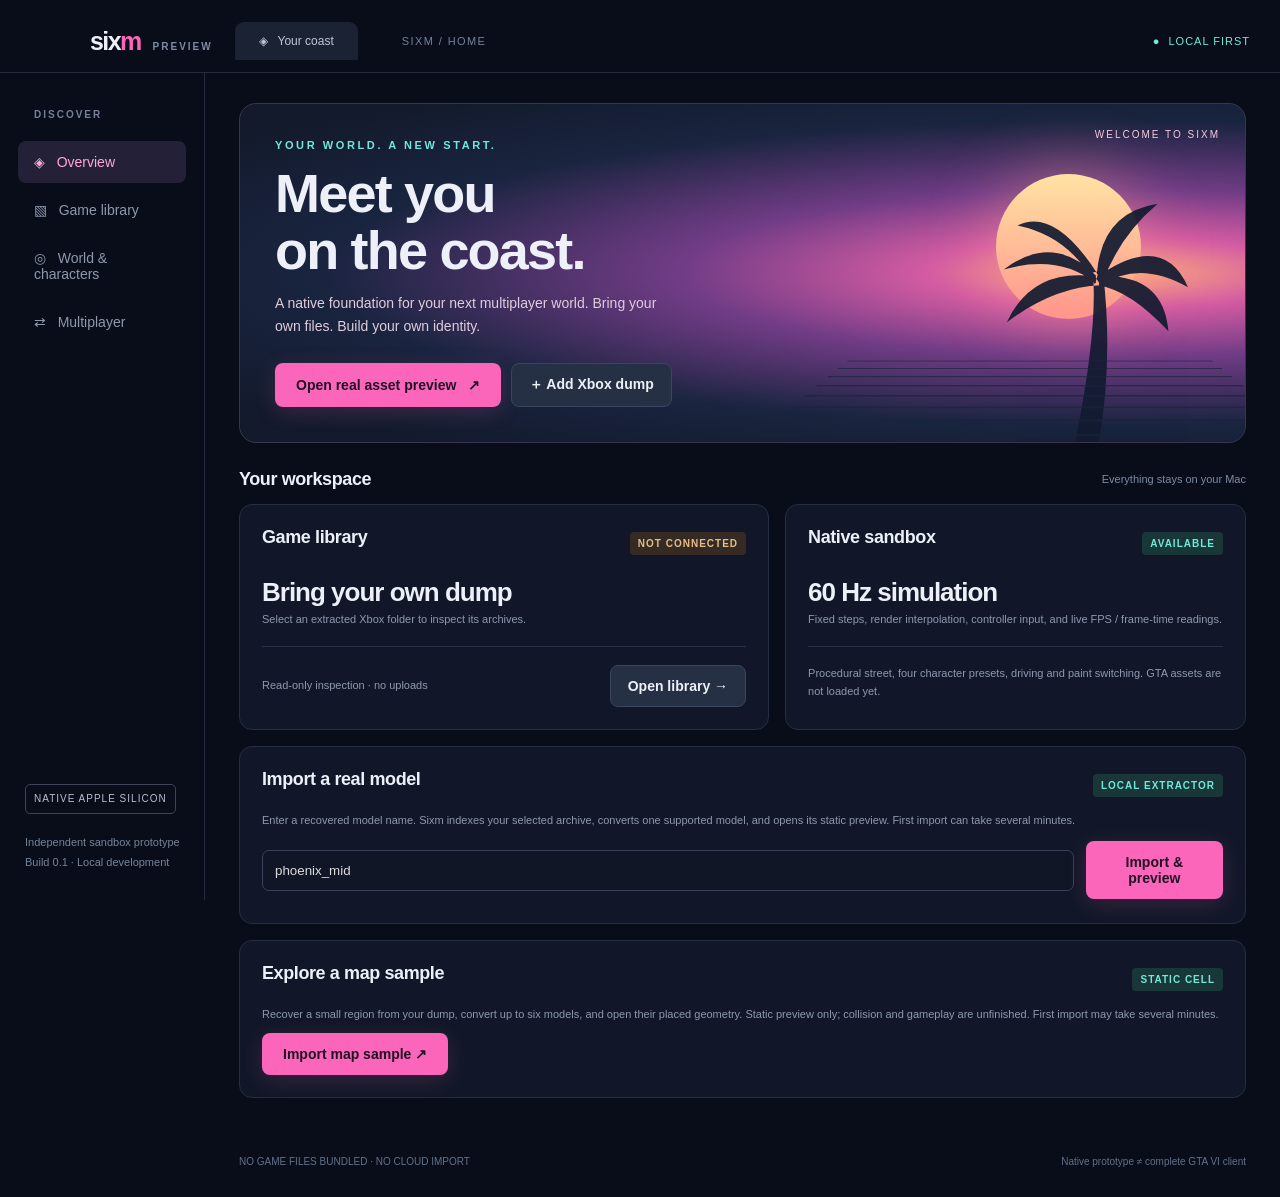
<file: index.html>
<!doctype html><html lang="en"><meta charset="utf-8"><meta name="viewport" content="width=device-width,initial-scale=1"><title>Sixm</title>
<style>
:root{color-scheme:dark;--bg:#090d19;--panel:#111728;--muted:#8e99ae;--pink:#fb66ba;--aqua:#71e8d9}*{box-sizing:border-box}body{margin:0;background:var(--bg);color:#edf0f8;font:14px -apple-system,BlinkMacSystemFont,sans-serif}button{font:inherit;cursor:pointer;border:0;color:inherit}button:focus-visible,input:focus-visible{outline:2px solid var(--aqua);outline-offset:4px}header{height:73px;display:flex;align-items:center;border-bottom:1px solid #242a3b;padding:22px 30px 12px 90px;gap:22px}.brand{font-size:25px;font-weight:900;letter-spacing:-1.6px}.brand i{color:var(--pink);font-style:normal}.tab{background:#1b2234;border-radius:9px 9px 0 0;padding:12px 24px;align-self:flex-end;font-size:12px;color:#bdc6d6}.address{margin-left:22px;color:#738199;font-size:11px;letter-spacing:1.4px}.local{margin-left:auto;color:var(--aqua);font-size:11px;letter-spacing:1px}.local:before{content:'●';margin-right:8px}aside{position:absolute;top:73px;bottom:0;width:205px;padding:36px 18px;border-right:1px solid #242a3b}.label{font-size:10px;letter-spacing:2px;color:#748199;font-weight:700;margin-bottom:18px}.nav{width:100%;text-align:left;padding:13px 16px;background:none;border-radius:8px;color:#8e99ae;margin:3px 0}.nav.active{background:#232037;color:#ffa7d8}.aside-bottom{position:absolute;bottom:27px;left:25px;color:#76849b;font-size:11px;line-height:1.8}.tag{display:inline-block;border:1px solid #414157;padding:5px 8px;border-radius:5px;color:#b8bfd0;font-size:10px;letter-spacing:1px}main{margin-left:205px;padding:30px 34px;max-width:1600px}.page{display:none}.page.active{display:block}.eyebrow{font-size:11px;color:var(--aqua);letter-spacing:2.6px;font-weight:700}h1{font-size:43px;letter-spacing:-1.8px;margin:14px 0;line-height:1.05}h2{font-size:18px;letter-spacing:-.4px;margin:0 0 12px}p{color:#a4adc1;line-height:1.65;margin:10px 0}.hero{min-height:320px;border-radius:17px;overflow:hidden;position:relative;background:radial-gradient(ellipse at 87% 50%,#ffad7c 0,#d45ca2 15%,#713c86 35%,#19243f 64%,#131a2c 90%);padding:35px;border:1px solid #3b344f}.hero:after{content:'';position:absolute;right:-30px;bottom:-70px;width:490px;height:200px;background:repeating-linear-gradient(0deg,transparent 0,transparent 15px,#172139 16px,#172139 18px);transform:perspective(200px) rotateX(45deg);opacity:.65}.hero p{max-width:385px;color:#e0cddd}.hero h1{max-width:470px;font-size:54px}.hero .version{position:absolute;right:25px;top:25px;color:#f5c9df;font-size:10px;letter-spacing:2px}.sun{position:absolute;right:104px;top:70px;width:145px;height:145px;border-radius:50%;background:linear-gradient(#ffe3a3,#ff958c);box-shadow:0 0 70px #ff9f8d77}.palm{position:absolute;right:55px;bottom:0;width:200px;height:245px;fill:#121b30;opacity:.92}.hero-content{position:relative;z-index:2}.primary{background:var(--pink);color:#201026;padding:13px 21px;border-radius:8px;font-weight:750;box-shadow:0 5px 22px #fc66b92a}.secondary{background:#263044;border:1px solid #39465d;padding:12px 17px;border-radius:8px;font-weight:600}.actions{display:flex;gap:10px;margin-top:24px}.sectionbar{display:flex;align-items:center;justify-content:space-between;margin:26px 0 14px}.sectionbar h2{margin:0}.sectionbar span{font-size:11px;color:#7d8ba4}.grid{display:grid;grid-template-columns:1.15fr 1fr;gap:16px}.card{background:var(--panel);border:1px solid #252e42;border-radius:13px;padding:22px}.status{font-size:10px;font-weight:700;letter-spacing:1px;color:var(--aqua);background:#193638;padding:6px 8px;border-radius:4px}.status.pending{color:#e8bc87;background:#352b24}.row{display:flex;justify-content:space-between;align-items:center;gap:12px}.metric{font-size:26px;font-weight:750;letter-spacing:-1px;margin:17px 0 3px}.small{font-size:11px;color:var(--muted);line-height:1.6}.divider{height:1px;background:#283146;margin:18px 0}.footer{display:flex;justify-content:space-between;color:#63718b;font-size:10px;margin-top:24px}.roadmap{display:grid;grid-template-columns:repeat(3,1fr);gap:12px}.roadmap .card{padding:20px}.step{color:var(--pink);font-size:11px;letter-spacing:1px;margin-bottom:14px}table{width:100%;border-collapse:collapse;font-size:12px}td,th{text-align:left;padding:12px;border-bottom:1px solid #2b3346}th{color:#7b8aa2;font-size:10px;letter-spacing:1px}td:first-child{word-break:break-all}#notice{min-height:22px;color:var(--aqua);font-size:12px;margin-top:12px}.path{word-break:break-all;color:#a5b2cd;font:11px ui-monospace,monospace}.empty{padding:28px 0;color:#8693ad}.warning{border-left:2px solid #e9b77f;padding:10px 14px;background:#28221f;color:#e0c5a7;margin:15px 0;font-size:12px;line-height:1.6}.list{color:#a4adc1;line-height:2}.pill{font-size:10px;color:#9ba7bd;border:1px solid #303c53;padding:5px 9px;border-radius:20px}input{width:100%;background:#101625;color:#ddd;border:1px solid #39425a;border-radius:7px;padding:12px;margin:10px 0}@media(max-width:1050px){main{padding:24px}.hero h1{font-size:45px}.sun{right:60px;width:115px;height:115px}.hero p{max-width:310px}.roadmap{grid-template-columns:1fr}.address{display:none}}@media(prefers-reduced-motion:reduce){*{scroll-behavior:auto}}
</style>
<header><div class="brand">six<i>m</i><span style="font-size:10px;letter-spacing:2px;margin-left:12px;color:#7d8ba4">PREVIEW</span></div><div class="tab">◈ &nbsp; Your coast</div><div class="address">SIXM / HOME</div><div class="local">LOCAL FIRST</div></header>
<aside><div class="label" style="margin-left:16px">DISCOVER</div><button class="nav active" data-page="home">◈ &nbsp; Overview</button><button class="nav" data-page="library">▧ &nbsp; Game library</button><button class="nav" data-page="world">◎ &nbsp; World & characters</button><button class="nav" data-page="servers">⇄ &nbsp; Multiplayer</button><div class="aside-bottom"><span class="tag">NATIVE APPLE SILICON</span><br><br>Independent sandbox prototype<br>Build 0.1 · Local development</div></aside>
<main><section id="home" class="page active"><div class="hero"><div class="sun"></div><svg class="palm" viewBox="0 0 200 250" aria-hidden="true"><path d="M85 250Q108 135 103 77L113 75Q124 164 109 250Z M106 80Q62 36 12 74Q68 58 106 88 M107 78Q112 16 169 7Q130 40 113 87 M111 79Q175 36 200 92Q150 64 112 90 M108 79Q64 10 26 29Q79 40 105 89 M110 81Q175 78 180 137Q142 96 109 90 M105 81Q41 72 15 128Q62 92 111 90"/></svg><div class="version">WELCOME TO SIXM</div><div class="hero-content"><div class="eyebrow">YOUR WORLD. A NEW START.</div><h1>Meet you<br>on the coast.</h1><p>A native foundation for your next multiplayer world. Bring your own files. Build your own identity.</p><div class="actions"><button class="primary" onclick="send('model')">Open real asset preview &nbsp; ↗</button><button class="secondary" onclick="send('import')">＋ Add Xbox dump</button></div></div></div>
<div class="sectionbar"><h2>Your workspace</h2><span>Everything stays on your Mac</span></div><div class="grid"><div class="card"><div class="row"><h2>Game library</h2><span id="libraryBadge" class="status pending">NOT CONNECTED</span></div><div class="metric" id="archiveCount">Bring your own dump</div><div class="small" id="librarySummary">Select an extracted Xbox folder to inspect its archives.</div><div class="divider"></div><div class="row"><span class="small">Read-only inspection · no uploads</span><button class="secondary" onclick="showPage('library')">Open library →</button></div></div><div class="card"><div class="row"><h2>Native sandbox</h2><span class="status">AVAILABLE</span></div><div class="metric">60 Hz simulation</div><div class="small">Fixed steps, render interpolation, controller input, and live FPS / frame-time readings.</div><div class="divider"></div><div class="small">Procedural street, four character presets, driving and paint switching. GTA assets are not loaded yet.</div></div></div><div class="card" style="margin-top:16px"><div class="row"><h2>Import a real model</h2><span class="status">LOCAL EXTRACTOR</span></div><p class="small">Enter a recovered model name. Sixm indexes your selected archive, converts one supported model, and opens its static preview. First import can take several minutes.</p><div class="row"><input id="modelName" value="phoenix_mid" aria-label="Model name" maxlength="100"><button class="primary" id="recoverBtn" onclick="send('recover',{name:document.getElementById('modelName').value})">Import & preview</button><button class="secondary" id="cancelImport" hidden onclick="send('cancelImport')">Cancel</button></div></div><div class="card" style="margin-top:16px"><div class="row"><h2>Explore a map sample</h2><span class="status">STATIC CELL</span></div><p class="small">Recover a small region from your dump, convert up to six models, and open their placed geometry. Static preview only; collision and gameplay are unfinished. First import may take several minutes.</p><button class="primary" id="cellBtn" onclick="send('recoverCell')">Import map sample ↗</button></div><div id="notice" role="status" aria-live="polite"></div><div class="footer"><span>NO GAME FILES BUNDLED · NO CLOUD IMPORT</span><span>Native prototype ≠ complete GTA VI client</span></div></section>
<section id="library" class="page"><div class="eyebrow">YOUR FILES, YOUR MACHINE</div><h1>Game library</h1><p>Point Sixm at your extracted Xbox dump. The inspector reads metadata and archive headers without modifying the originals.</p><div class="actions"><button class="primary" onclick="send('import')">Choose dump folder</button><button class="secondary" onclick="exportReport()" id="exportBtn" disabled>Copy inspection report</button></div><div class="warning">RPF9 headers can be identified here. Real models can be converted locally with SixNG and opened as GLB. Full-world streaming, gameplay and script-code recovery are not implemented.</div><div id="inventory" class="card empty">No folder selected.</div></section>
<section id="world" class="page"><div class="eyebrow">THE LONG VIEW</div><h1>One world. Many identities.</h1><p>The target is a streamed world with distinct characters, vehicles, outfits, and customization. Here is what exists today.</p><div class="roadmap"><div class="card"><div class="step">01 / AVAILABLE</div><h2>Movement foundation</h2><p>Walk, drive, swap four procedural character presets, and change paint in the native test scene.</p><button class="secondary" onclick="send('sandbox')">Enter prototype ↗</button></div><div class="card"><div class="step">02 / STATIC PREVIEW AVAILABLE</div><h2>Asset conversion</h2><p>Convert supported real models with available textures. Open a bounded cell of recovered placements. Skeletons, animations and collisions remain unfinished.</p></div><div class="card"><div class="step">03 / NOT IMPLEMENTED</div><h2>Full world streaming</h2><p>Spatial cells, distance-based detail and memory budgets. The full GTA map and gameplay systems are not available in Sixm.</p></div></div><div class="warning">The inspected dump contains compiled game code, not a recovered source project. Engine features cannot simply be copied into the new client.</div></section>
<section id="servers" class="page"><div class="eyebrow">YOUR WORLD. YOUR RULES.</div><h1>Multiplayer</h1><div class="card"><span class="status">DEVELOPMENT CLIENT AVAILABLE</span><h2 style="margin-top:20px">Connect to your server.</h2><p>The server owns movement, map selection and feature settings. Operators can install map assets, GLSL shaders, Python server resources and JavaScript client resources.</p><label for="serverAddress">Server client URL</label><div class="row"><input id="serverAddress" value="http://127.0.0.1:6020" aria-label="Server client URL"><button class="primary" onclick="send('server',{url:document.getElementById('serverAddress').value})">Open client ↗</button></div><p class="small">The local recovered-airport scene is a static compatibility test. Original missions, animation, physics and full map streaming remain unfinished. Browser rendering runs on macOS and Windows; this is not a native Windows game executable.</p></div></section></main>
<script>
let report=null;function send(action,extra={}){if(window.webkit?.messageHandlers?.sixm){window.webkit.messageHandlers.sixm.postMessage({action,...extra})}else{document.getElementById('notice').textContent='Open this page in the Sixm app to use native controls.'}}
function showPage(id){document.querySelectorAll('.page').forEach(x=>x.classList.toggle('active',x.id===id));document.querySelectorAll('.nav').forEach(x=>x.classList.toggle('active',x.dataset.page===id));document.querySelector('.address').textContent='SIXM / '+id.toUpperCase()}
document.querySelectorAll('.nav').forEach(x=>x.addEventListener('click',()=>showPage(x.dataset.page)));
const esc=s=>String(s).replace(/[&<>"']/g,c=>({'&':'&amp;','<':'&lt;','>':'&gt;','"':'&quot;',"'":'&#39;'}[c]));const size=b=>b>=1073741824?(b/1073741824).toFixed(1)+' GB':(b/1048576).toFixed(1)+' MB';
window.receive=function(msg){if(msg.type==='importProgress'){document.getElementById('notice').textContent=msg.message;document.getElementById('recoverBtn').disabled=true;document.getElementById('cellBtn').disabled=true;document.getElementById('cancelImport').hidden=false;return}if(msg.type==='importDone'||msg.type==='error'){document.getElementById('recoverBtn').disabled=false;document.getElementById('cellBtn').disabled=false;document.getElementById('cancelImport').hidden=true;if(msg.type==='importDone'){document.getElementById('notice').textContent=msg.message;return}}if(msg.type==='scanning'){document.getElementById('notice').textContent='Inspecting local files…';return}if(msg.type==='error'){document.getElementById('notice').textContent=msg.message;document.getElementById('inventory').textContent=msg.message;return}if(msg.type==='inventory'){report=msg.data;document.getElementById('notice').textContent='Inspection complete. No files extracted or modified.';document.getElementById('archiveCount').textContent=report.archives.length+' archives found';document.getElementById('librarySummary').textContent=report.fileCount+' files · '+size(report.totalBytes)+' · header inspection only';document.getElementById('libraryBadge').textContent=report.executableIsPE?'DUMP DETECTED':'INCOMPLETE';document.getElementById('exportBtn').disabled=false;document.getElementById('inventory').classList.remove('empty');document.getElementById('inventory').innerHTML='<h2>Local dump inspection</h2><div class="path">'+esc(report.root)+'</div><p>'+report.fileCount+' files · '+size(report.totalBytes)+' · '+report.sourceFileCount+' source files · 0 extracted assets</p><table><thead><tr><th>ARCHIVE</th><th>HEADER</th><th>SIZE</th></tr></thead><tbody>'+report.archives.map(a=>'<tr><td>'+esc(a.path)+'</td><td>'+esc(a.magic)+'</td><td>'+size(a.bytes)+'</td></tr>').join('')+'</tbody></table>'+report.warnings.map(x=>'<div class="warning">'+esc(x)+'</div>').join('');showPage('library')}};
async function exportReport(){if(!report)return;try{await navigator.clipboard.writeText(JSON.stringify(report,null,2));document.getElementById('exportBtn').textContent='Copied ✓'}catch(e){document.getElementById('exportBtn').textContent='Copy unavailable'}}
</script></html>
</file>
